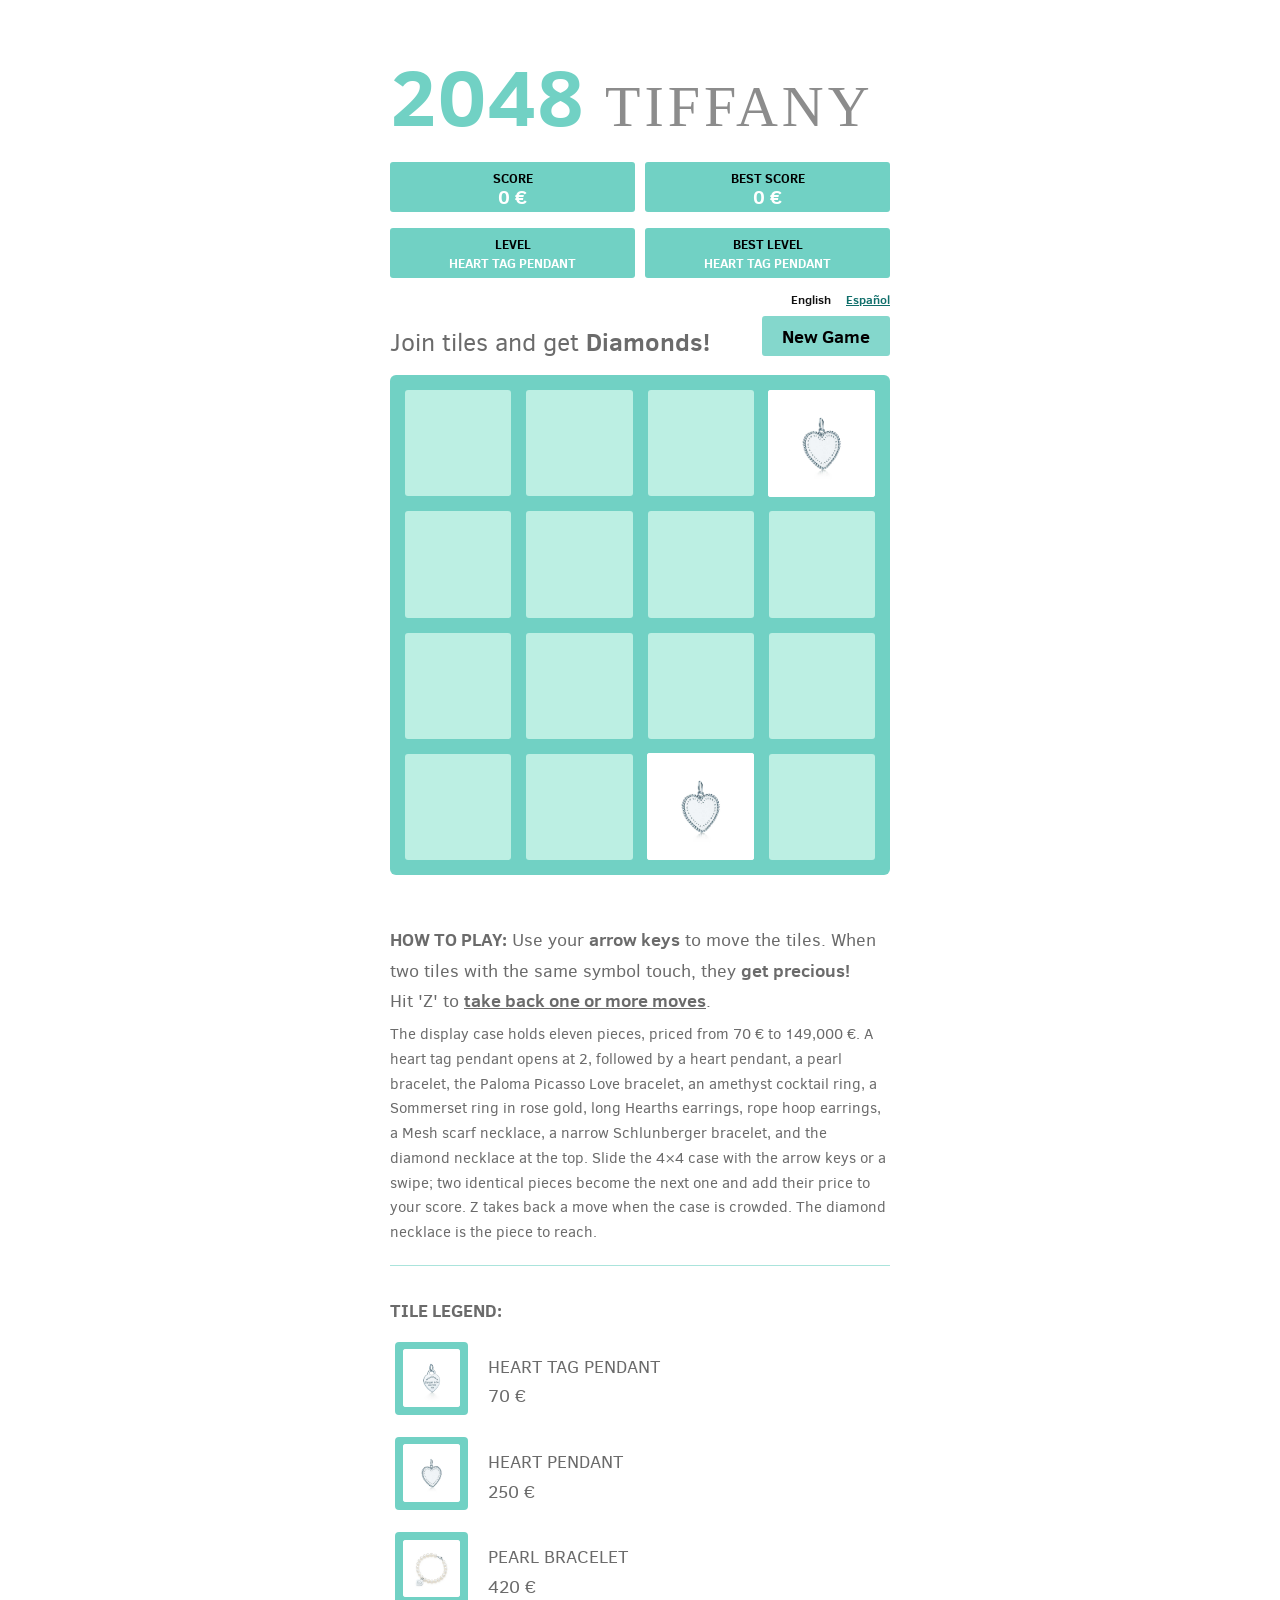
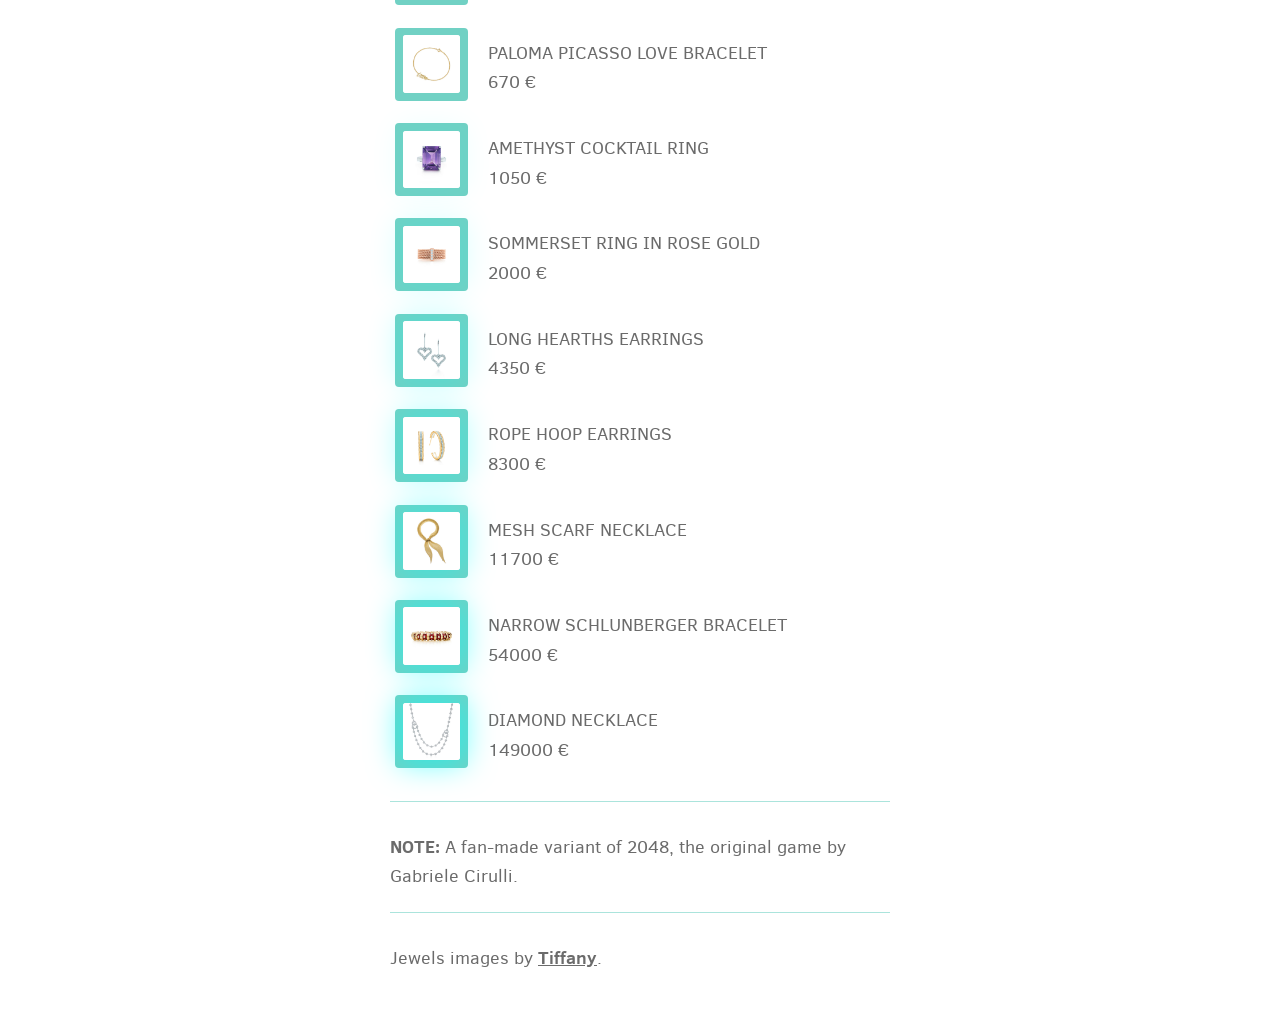
<file: index.html>
<!DOCTYPE html>
<html lang="en">
<head>
  <meta charset="utf-8">
  <title>2048 Tiffany — jewellery tile puzzle</title>
  <meta name="description" content="Play 2048 Tiffany: merge matching jewels, climb from a heart tag pendant to the diamond necklace, and undo a move when the board fills up.">

  <link rel="canonical" href="https://tile2048.github.io/2048-TIFFANY/">
  <link rel="alternate" hreflang="en" href="https://tile2048.github.io/2048-TIFFANY/">
  <link rel="alternate" hreflang="es" href="https://tile2048.github.io/2048-TIFFANY/es/">
  <link rel="alternate" hreflang="x-default" href="https://tile2048.github.io/2048-TIFFANY/">

  <meta property="og:type" content="website">
  <meta property="og:title" content="2048 Tiffany — jewellery tile puzzle">
  <meta property="og:description" content="Play 2048 Tiffany: merge matching jewels, climb from a heart tag pendant to the diamond necklace, and undo a move when the board fills up.">
  <meta property="og:url" content="https://tile2048.github.io/2048-TIFFANY/">
  <meta property="og:locale" content="en_US">
  <meta property="og:locale:alternate" content="es_ES">

  <link href="style/main.css" rel="stylesheet" type="text/css">
  <link rel="shortcut icon" href="favicon.ico">
  <link rel="apple-touch-icon" href="meta/apple-touch-icon.png">
  <meta name="apple-mobile-web-app-capable" content="yes">
  <meta name="apple-mobile-web-app-status-bar-style" content="black">

  <meta name="HandheldFriendly" content="True">
  <meta name="MobileOptimized" content="320">
  <meta name="viewport" content="width=device-width, target-densitydpi=160dpi, initial-scale=1.0, maximum-scale=1, user-scalable=no, minimal-ui">
  <meta name="format-detection" content="telephone=no" />

  <script type="application/ld+json">
  {
    "@context": "https://schema.org",
    "@type": "VideoGame",
    "name": "2048 Tiffany",
    "inLanguage": "en",
    "url": "https://tile2048.github.io/2048-TIFFANY/",
    "description": "A Tiffany jewellery version of the 2048 sliding tile puzzle: merge equal pieces to climb from a small pendant to the diamond necklace."
  }
  </script>
</head>
<body>
  <div class="container">

    <div class="heading">
      <div class="title-container">
        <h1 class="title">2048 <small>Tiffany</small></h1>
      </div>
      <div class="scores-container">
        <div class="score-container">
          <p>
            <span class="caption">Score</span><br>
            <span class="score-points">0</span>
          </p>
        </div>
        <div class="best-container">
          <p>
            <span class="caption">Best Score</span><br>
            <span class="best-points">0</span>
          </p>
        </div>
        <div class="score-container">
          <p>
            <span class="caption">Level</span><br>
            <span class="score-level">heart tag pendant</span>
          </p>
        </div>
        <div class="best-container">
          <p>
            <span class="caption">Best Level</span><br>
            <span class="best-level">heart tag pendant</span>
          </p>
        </div>
      </div>
    </div>

    <nav class="lang-links"><span>English</span> <a href="es/" hreflang="es" lang="es">Español</a></nav>

    <div class="above-game">
      <p class="game-intro">Join tiles and get <strong>Diamonds!</strong></p>
      <a class="restart-button">New Game</a>
    </div>

    <div class="game-container">
      <div class="game-message">
        <p></p>
        <div class="lower">
	        <a class="keep-playing-button">Continue</a>
          <a class="retry-button">Retry</a>
          <div class="score-sharing"></div>
        </div>
      </div>

      <div class="grid-container">
        <div class="grid-row">
          <div class="grid-cell"></div>
          <div class="grid-cell"></div>
          <div class="grid-cell"></div>
          <div class="grid-cell"></div>
        </div>
        <div class="grid-row">
          <div class="grid-cell"></div>
          <div class="grid-cell"></div>
          <div class="grid-cell"></div>
          <div class="grid-cell"></div>
        </div>
        <div class="grid-row">
          <div class="grid-cell"></div>
          <div class="grid-cell"></div>
          <div class="grid-cell"></div>
          <div class="grid-cell"></div>
        </div>
        <div class="grid-row">
          <div class="grid-cell"></div>
          <div class="grid-cell"></div>
          <div class="grid-cell"></div>
          <div class="grid-cell"></div>
        </div>
      </div>

      <div class="tile-container">

      </div>
    </div>

    <p class="game-explanation">
      <strong class="important">How to play:</strong> Use your <strong>arrow keys</strong> to move the tiles. When two tiles with the same symbol touch, they <strong>get precious!</strong><br>
      Hit 'Z' to <a href="#" onclick="handle_undo()">take back one or more moves</a>.
    </p>
    <p class="game-about">
      The display case holds eleven pieces, priced from 70 &euro; to 149,000 &euro;. A heart tag pendant opens at 2, followed by a heart pendant, a pearl bracelet, the Paloma Picasso Love bracelet, an amethyst cocktail ring, a Sommerset ring in rose gold, long Hearths earrings, rope hoop earrings, a Mesh scarf necklace, a narrow Schlunberger bracelet, and the diamond necklace at the top. Slide the 4×4 case with the arrow keys or a swipe; two identical pieces become the next one and add their price to your score. Z takes back a move when the case is crowded. The diamond necklace is the piece to reach.
    </p>
    <hr>
    <p class="tile-legend"><strong class="important">Tile Legend:</strong></p>
    <div class="legend-list">
      <div class="legend-row">
        <div class="legend-grid"><div class="legend-cell cell-2"><img src="style/img/2.jpg" alt="heart tag pendant"></div></div>
        <p>heart tag pendant<br>70 &euro;</p>
      </div>
      <div class="legend-row">
        <div class="legend-grid"><div class="legend-cell cell-4"><img src="style/img/4.jpg" alt="heart pendant"></div></div>
        <p>heart pendant<br>250 &euro;</p>
      </div>
      <div class="legend-row">
        <div class="legend-grid"><div class="legend-cell cell-8"><img src="style/img/8.jpg" alt="pearl bracelet"></div></div>
        <p>pearl bracelet<br>420 &euro;</p>
      </div>
      <div class="legend-row">
        <div class="legend-grid"><div class="legend-cell cell-16"><img src="style/img/16.jpg" alt="Paloma Picasso Love bracelet"></div></div>
        <p>Paloma Picasso Love bracelet<br>670 &euro;</p>
      </div>
      <div class="legend-row">
        <div class="legend-grid"><div class="legend-cell cell-32"><img src="style/img/32.jpg" alt="amethyst cocktail ring"></div></div>
        <p>amethyst cocktail ring<br>1050 &euro;</p>
      </div>
      <div class="legend-row">
        <div class="legend-grid"><div class="legend-cell cell-64"><img src="style/img/64.jpg" alt="Sommerset ring in rose gold"></div></div>
        <p>Sommerset ring in rose gold<br>2000 &euro;</p>
      </div>
      <div class="legend-row">
        <div class="legend-grid"><div class="legend-cell cell-128"><img src="style/img/128.jpg" alt="long Hearths earrings"></div></div>
        <p>long Hearths earrings<br>4350 &euro;</p>
      </div>
      <div class="legend-row">
        <div class="legend-grid"><div class="legend-cell cell-256"><img src="style/img/256.jpg" alt="rope hoop earrings"></div></div>
        <p>rope hoop earrings<br>8300 &euro;</p>
      </div>
      <div class="legend-row">
        <div class="legend-grid"><div class="legend-cell cell-512"><img src="style/img/512.jpg" alt="Mesh scarf necklace"></div></div>
        <p>Mesh scarf necklace<br>11700 &euro;</p>
      </div>
      <div class="legend-row">
        <div class="legend-grid"><div class="legend-cell cell-1024"><img src="style/img/1024.jpg" alt="narrow Schlunberger bracelet"></div></div>
        <p>narrow Schlunberger bracelet<br>54000 &euro;</p>
      </div>
      <div class="legend-row">
        <div class="legend-grid"><div class="legend-cell cell-2048"><img src="style/img/2048.jpg" alt="diamond necklace"></div></div>
        <p>diamond necklace<br>149000 &euro;</p>
      </div>
    </div>
    <hr>
    <p class="disclaimer">
    <strong class="important">Note:</strong> A fan-made variant of 2048, the original game by Gabriele Cirulli.
    </p>
    <hr>
    <p class="credits">
      Jewels images by <a href="http://www.tiffany.com/?siteid=1&amp;" title="Home | Tiffany & Co.">Tiffany</a>.
    </p>
  </div>
  <script src="js/seedrandom.js"></script>
  <script src="js/bind_polyfill.js"></script>
  <script src="js/classlist_polyfill.js"></script>
  <script src="js/animframe_polyfill.js"></script>
  <script>
    // Assets and sentences of this page. The Spanish page sets ../ and its own words.
    window.GAME_ROOT = "";

    // Text that only appears once a game is running, in the language of this page.
    // The pieces keep their Tiffany names, so both pages name them the same way.
    window.PAGE_STRINGS = {
      "game-won": "You win!",
      "game-over": "Game over!",
      "tweet1": "I scored ",
      "tweet2": "€ at 2048-TIFFANY #2048game",
      "2": "heart tag pendant",
      "4": "heart pendant",
      "8": "pearl bracelet",
      "16": "Paloma Picasso Love bracelet",
      "32": "amethyst cocktail ring",
      "64": "Sommerset ring in rose gold",
      "128": "long Hearths earrings",
      "256": "rope hoop earrings",
      "512": "Mesh scarf necklace",
      "1024": "narrow Schlunberger bracelet",
      "2048": "diamond necklace"
    };

    function Localize(key) {
      return window.PAGE_STRINGS.hasOwnProperty(String(key)) ? window.PAGE_STRINGS[String(key)] : String(key);
    }
  </script>
  <script src="js/keyboard_input_manager.js"></script>
  <script src="js/html_actuator.js"></script>
  <script src="js/grid.js"></script>
  <script src="js/tile.js"></script>
  <script src="js/local_storage_manager.js"></script>
  <script src="js/game_manager.js"></script>
  <script src="js/application.js"></script>
  <script>
    window.twttr = (function (d,s,id) {
      var t, js, fjs = d.getElementsByTagName(s)[0];
      if (d.getElementById(id)) return; js=d.createElement(s); js.id=id;
      js.src="https://platform.twitter.com/widgets.js"; fjs.parentNode.insertBefore(js, fjs);
      return window.twttr || (t = { _e: [], ready: function(f){ t._e.push(f) } });
    }(document, "script", "twitter-wjs"));
  </script>
  <script type='module' src='https://static.cloudflareinsights.com/beacon.min.js' data-cf-beacon='{"token": "ac91dead76b643889e88ca2612f285b2"}'></script>
</body>
</html>
</file>
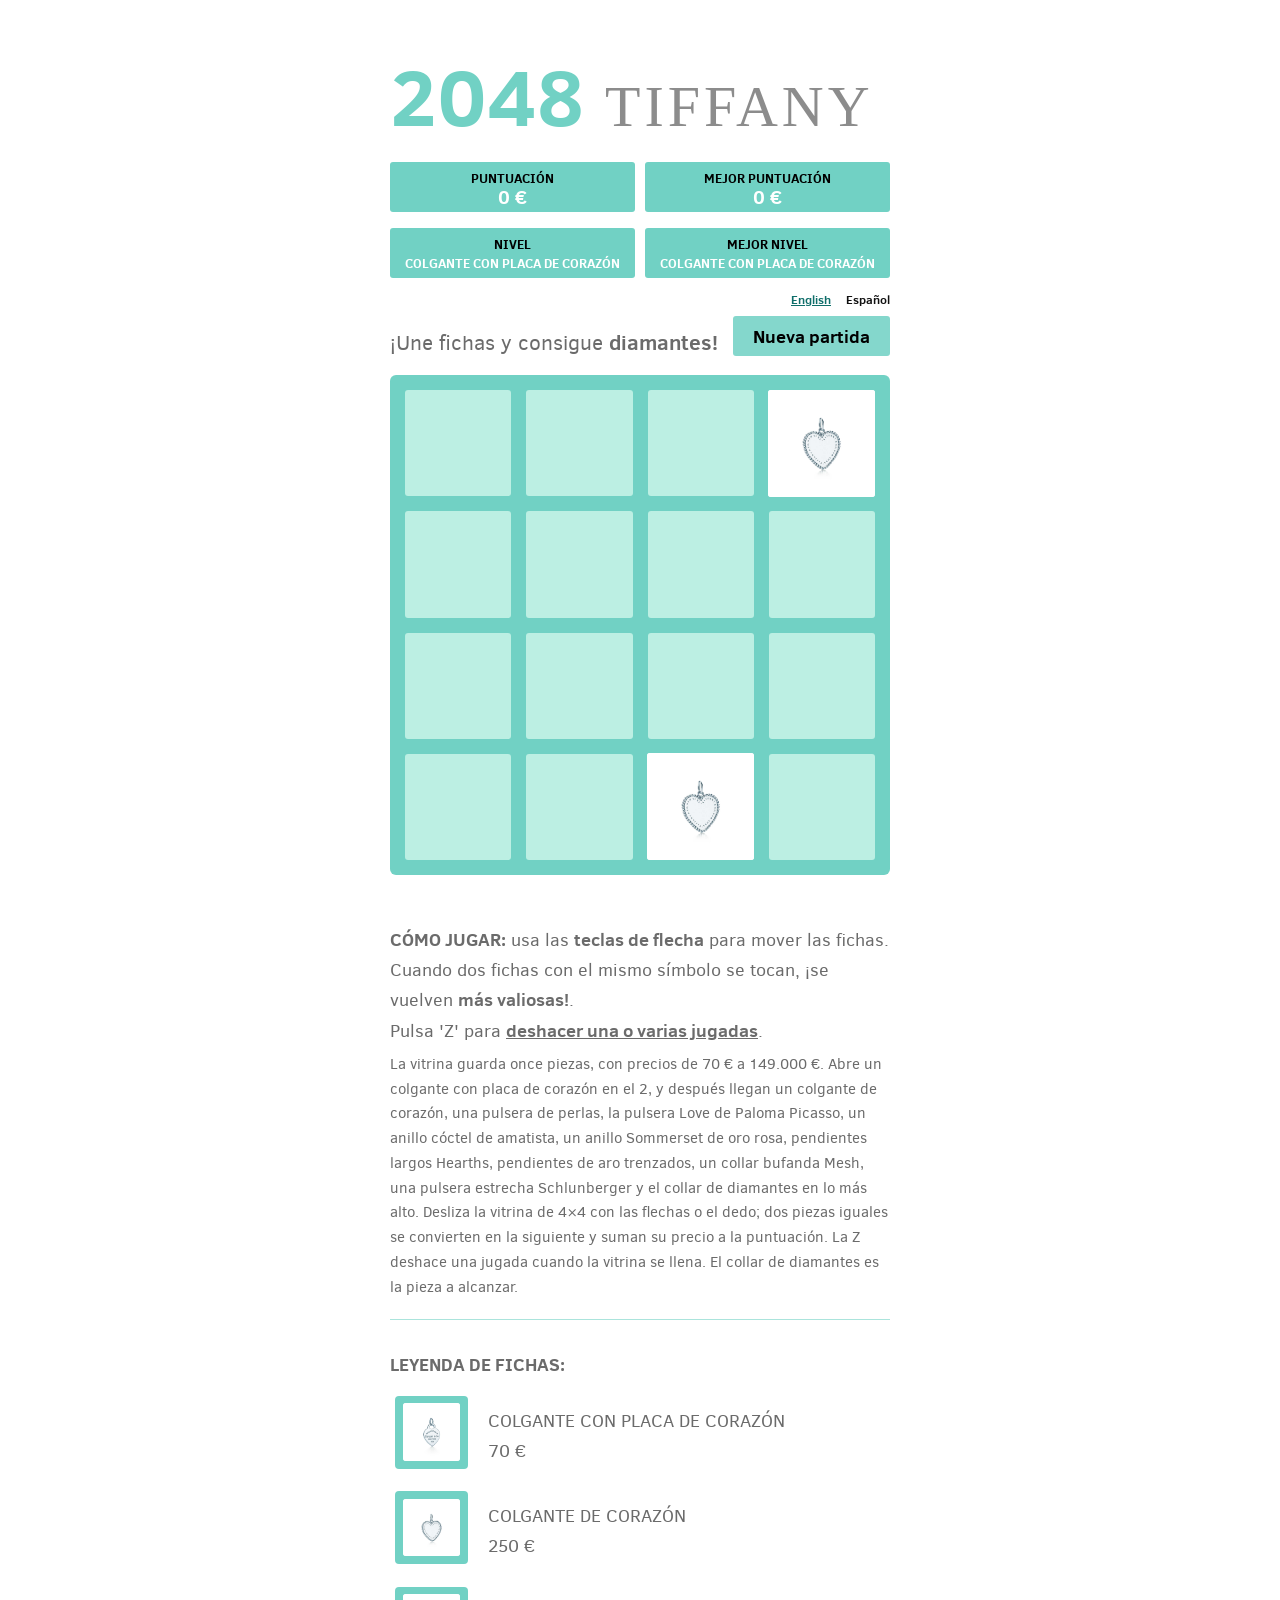
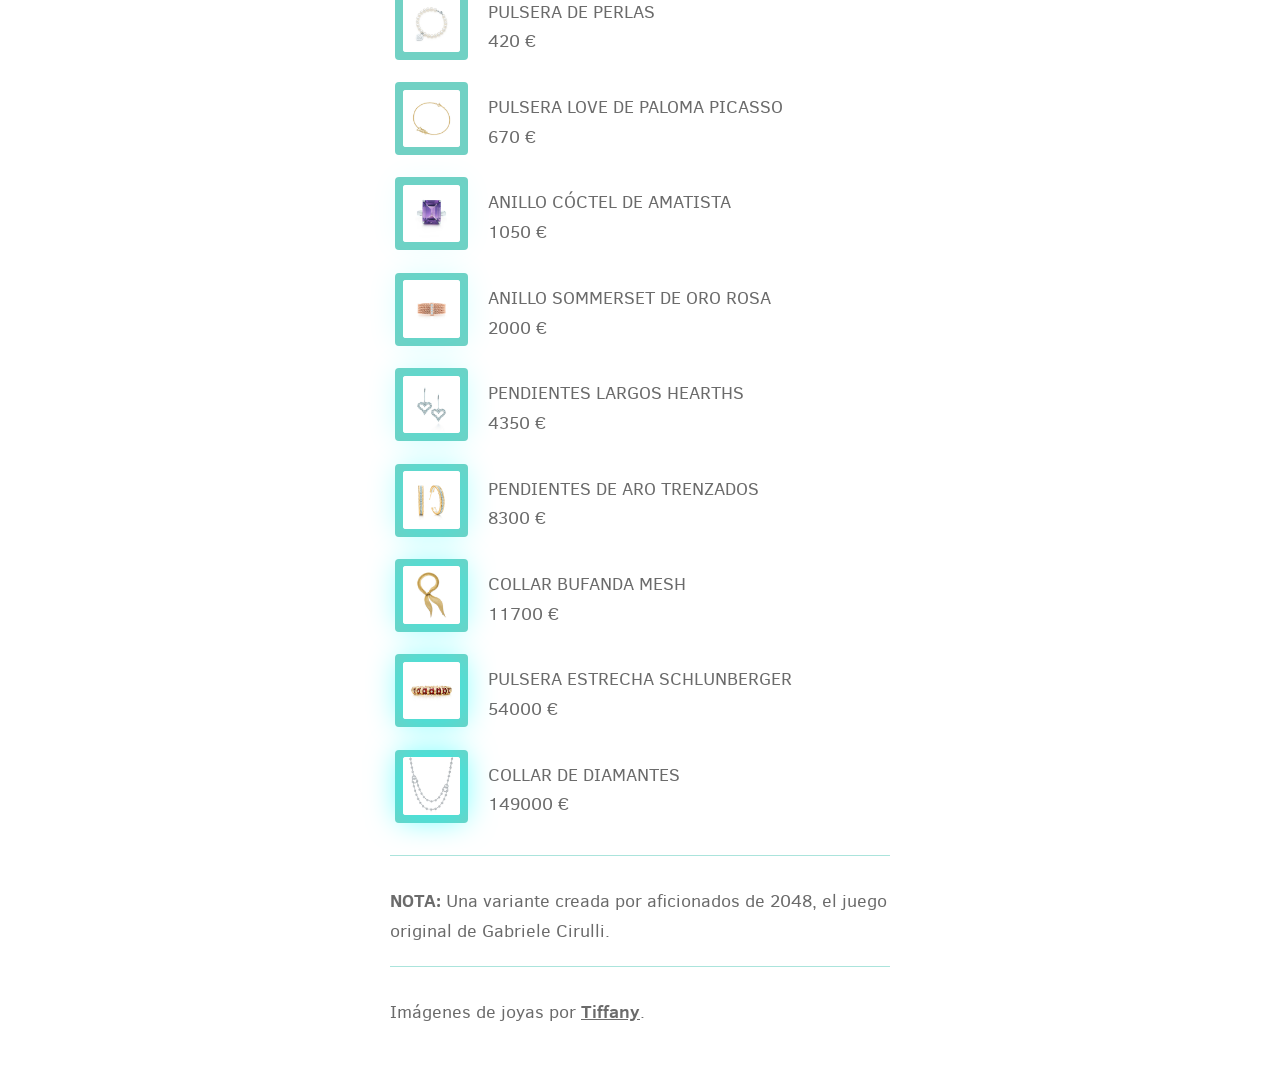
<file: es/index.html>
<!DOCTYPE html>
<html lang="es">
<head>
  <meta charset="utf-8">
  <title>2048 Tiffany — puzle de fichas de joyas</title>
  <meta name="description" content="Juega a 2048 Tiffany: une joyas iguales, sube del colgante de corazón al collar de diamantes y deshaz una jugada cuando el tablero se llene.">

  <link rel="canonical" href="https://tile2048.github.io/2048-TIFFANY/es/">
  <link rel="alternate" hreflang="en" href="https://tile2048.github.io/2048-TIFFANY/">
  <link rel="alternate" hreflang="es" href="https://tile2048.github.io/2048-TIFFANY/es/">
  <link rel="alternate" hreflang="x-default" href="https://tile2048.github.io/2048-TIFFANY/">

  <meta property="og:type" content="website">
  <meta property="og:title" content="2048 Tiffany — puzle de fichas de joyas">
  <meta property="og:description" content="Juega a 2048 Tiffany: une joyas iguales, sube del colgante de corazón al collar de diamantes y deshaz una jugada cuando el tablero se llene.">
  <meta property="og:url" content="https://tile2048.github.io/2048-TIFFANY/es/">
  <meta property="og:locale" content="es_ES">
  <meta property="og:locale:alternate" content="en_US">

  <link href="../style/main.css" rel="stylesheet" type="text/css">
  <link rel="shortcut icon" href="../favicon.ico">
  <link rel="apple-touch-icon" href="../meta/apple-touch-icon.png">
  <meta name="apple-mobile-web-app-capable" content="yes">
  <meta name="apple-mobile-web-app-status-bar-style" content="black">

  <meta name="HandheldFriendly" content="True">
  <meta name="MobileOptimized" content="320">
  <meta name="viewport" content="width=device-width, target-densitydpi=160dpi, initial-scale=1.0, maximum-scale=1, user-scalable=no, minimal-ui">
  <meta name="format-detection" content="telephone=no" />

  <script type="application/ld+json">
  {
    "@context": "https://schema.org",
    "@type": "VideoGame",
    "name": "2048 Tiffany",
    "inLanguage": "es",
    "url": "https://tile2048.github.io/2048-TIFFANY/es/",
    "description": "Versión joyera del puzle de fichas 2048: une piezas iguales para subir del pequeño colgante al collar de diamantes."
  }
  </script>
</head>
<body>
  <div class="container">

    <div class="heading">
      <div class="title-container">
        <h1 class="title">2048 <small>Tiffany</small></h1>
      </div>
      <div class="scores-container">
        <div class="score-container">
          <p>
            <span class="caption">Puntuación</span><br>
            <span class="score-points">0</span>
          </p>
        </div>
        <div class="best-container">
          <p>
            <span class="caption">Mejor puntuación</span><br>
            <span class="best-points">0</span>
          </p>
        </div>
        <div class="score-container">
          <p>
            <span class="caption">Nivel</span><br>
            <span class="score-level">colgante con placa de corazón</span>
          </p>
        </div>
        <div class="best-container">
          <p>
            <span class="caption">Mejor nivel</span><br>
            <span class="best-level">colgante con placa de corazón</span>
          </p>
        </div>
      </div>
    </div>

    <nav class="lang-links"><a href="../" hreflang="en" lang="en">English</a> <span>Español</span></nav>

    <div class="above-game">
      <p class="game-intro">¡Une fichas y consigue <strong>diamantes!</strong></p>
      <a class="restart-button">Nueva partida</a>
    </div>

    <div class="game-container">
      <div class="game-message">
        <p></p>
        <div class="lower">
	        <a class="keep-playing-button">Continuar</a>
          <a class="retry-button">Reintentar</a>
          <div class="score-sharing"></div>
        </div>
      </div>

      <div class="grid-container">
        <div class="grid-row">
          <div class="grid-cell"></div>
          <div class="grid-cell"></div>
          <div class="grid-cell"></div>
          <div class="grid-cell"></div>
        </div>
        <div class="grid-row">
          <div class="grid-cell"></div>
          <div class="grid-cell"></div>
          <div class="grid-cell"></div>
          <div class="grid-cell"></div>
        </div>
        <div class="grid-row">
          <div class="grid-cell"></div>
          <div class="grid-cell"></div>
          <div class="grid-cell"></div>
          <div class="grid-cell"></div>
        </div>
        <div class="grid-row">
          <div class="grid-cell"></div>
          <div class="grid-cell"></div>
          <div class="grid-cell"></div>
          <div class="grid-cell"></div>
        </div>
      </div>

      <div class="tile-container">

      </div>
    </div>

    <p class="game-explanation">
      <strong class="important">Cómo jugar:</strong> usa las <strong>teclas de flecha</strong> para mover las fichas. Cuando dos fichas con el mismo símbolo se tocan, ¡se vuelven <strong>más valiosas!</strong>.<br>
      Pulsa 'Z' para <a href="#" onclick="handle_undo()">deshacer una o varias jugadas</a>.
    </p>
    <p class="game-about">
      La vitrina guarda once piezas, con precios de 70 &euro; a 149.000 &euro;. Abre un colgante con placa de corazón en el 2, y después llegan un colgante de corazón, una pulsera de perlas, la pulsera Love de Paloma Picasso, un anillo cóctel de amatista, un anillo Sommerset de oro rosa, pendientes largos Hearths, pendientes de aro trenzados, un collar bufanda Mesh, una pulsera estrecha Schlunberger y el collar de diamantes en lo más alto. Desliza la vitrina de 4×4 con las flechas o el dedo; dos piezas iguales se convierten en la siguiente y suman su precio a la puntuación. La Z deshace una jugada cuando la vitrina se llena. El collar de diamantes es la pieza a alcanzar.
    </p>
    <hr>
    <p class="tile-legend"><strong class="important">Leyenda de fichas:</strong></p>
    <div class="legend-list">
      <div class="legend-row">
        <div class="legend-grid"><div class="legend-cell cell-2"><img src="../style/img/2.jpg" alt="colgante con placa de corazón"></div></div>
        <p>colgante con placa de corazón<br>70 &euro;</p>
      </div>
      <div class="legend-row">
        <div class="legend-grid"><div class="legend-cell cell-4"><img src="../style/img/4.jpg" alt="colgante de corazón"></div></div>
        <p>colgante de corazón<br>250 &euro;</p>
      </div>
      <div class="legend-row">
        <div class="legend-grid"><div class="legend-cell cell-8"><img src="../style/img/8.jpg" alt="pulsera de perlas"></div></div>
        <p>pulsera de perlas<br>420 &euro;</p>
      </div>
      <div class="legend-row">
        <div class="legend-grid"><div class="legend-cell cell-16"><img src="../style/img/16.jpg" alt="pulsera Love de Paloma Picasso"></div></div>
        <p>pulsera Love de Paloma Picasso<br>670 &euro;</p>
      </div>
      <div class="legend-row">
        <div class="legend-grid"><div class="legend-cell cell-32"><img src="../style/img/32.jpg" alt="anillo cóctel de amatista"></div></div>
        <p>anillo cóctel de amatista<br>1050 &euro;</p>
      </div>
      <div class="legend-row">
        <div class="legend-grid"><div class="legend-cell cell-64"><img src="../style/img/64.jpg" alt="anillo Sommerset de oro rosa"></div></div>
        <p>anillo Sommerset de oro rosa<br>2000 &euro;</p>
      </div>
      <div class="legend-row">
        <div class="legend-grid"><div class="legend-cell cell-128"><img src="../style/img/128.jpg" alt="pendientes largos Hearths"></div></div>
        <p>pendientes largos Hearths<br>4350 &euro;</p>
      </div>
      <div class="legend-row">
        <div class="legend-grid"><div class="legend-cell cell-256"><img src="../style/img/256.jpg" alt="pendientes de aro trenzados"></div></div>
        <p>pendientes de aro trenzados<br>8300 &euro;</p>
      </div>
      <div class="legend-row">
        <div class="legend-grid"><div class="legend-cell cell-512"><img src="../style/img/512.jpg" alt="collar bufanda Mesh"></div></div>
        <p>collar bufanda Mesh<br>11700 &euro;</p>
      </div>
      <div class="legend-row">
        <div class="legend-grid"><div class="legend-cell cell-1024"><img src="../style/img/1024.jpg" alt="pulsera estrecha Schlunberger"></div></div>
        <p>pulsera estrecha Schlunberger<br>54000 &euro;</p>
      </div>
      <div class="legend-row">
        <div class="legend-grid"><div class="legend-cell cell-2048"><img src="../style/img/2048.jpg" alt="collar de diamantes"></div></div>
        <p>collar de diamantes<br>149000 &euro;</p>
      </div>
    </div>
    <hr>
    <p class="disclaimer">
    <strong class="important">Nota:</strong> Una variante creada por aficionados de 2048, el juego original de Gabriele Cirulli.
    </p>
    <hr>
    <p class="credits">
      Imágenes de joyas por <a href="http://www.tiffany.com/?siteid=1&amp;" title="Home | Tiffany &amp; Co.">Tiffany</a>.
    </p>
  </div>
  <script src="../js/seedrandom.js"></script>
  <script src="../js/bind_polyfill.js"></script>
  <script src="../js/classlist_polyfill.js"></script>
  <script src="../js/animframe_polyfill.js"></script>
  <script>
    // Assets and sentences of this page. The English page sits at the repo root.
    window.GAME_ROOT = "../";

    // Text that only appears once a game is running, in the language of this page.
    // The pieces keep their Tiffany names, so both pages name them the same way.
    window.PAGE_STRINGS = {
      "game-won": "¡Ganaste!",
      "game-over": "¡Fin del juego!",
      "tweet1": "Conseguí ",
      "tweet2": "€ en 2048-TIFFANY #2048game",
      "2": "colgante con placa de corazón",
      "4": "colgante de corazón",
      "8": "pulsera de perlas",
      "16": "pulsera Love de Paloma Picasso",
      "32": "anillo cóctel de amatista",
      "64": "anillo Sommerset de oro rosa",
      "128": "pendientes largos Hearths",
      "256": "pendientes de aro trenzados",
      "512": "collar bufanda Mesh",
      "1024": "pulsera estrecha Schlunberger",
      "2048": "collar de diamantes"
    };

    function Localize(key) {
      return window.PAGE_STRINGS.hasOwnProperty(String(key)) ? window.PAGE_STRINGS[String(key)] : String(key);
    }
  </script>
  <script src="../js/keyboard_input_manager.js"></script>
  <script src="../js/html_actuator.js"></script>
  <script src="../js/grid.js"></script>
  <script src="../js/tile.js"></script>
  <script src="../js/local_storage_manager.js"></script>
  <script src="../js/game_manager.js"></script>
  <script src="../js/application.js"></script>
  <script>
    window.twttr = (function (d,s,id) {
      var t, js, fjs = d.getElementsByTagName(s)[0];
      if (d.getElementById(id)) return; js=d.createElement(s); js.id=id;
      js.src="https://platform.twitter.com/widgets.js"; fjs.parentNode.insertBefore(js, fjs);
      return window.twttr || (t = { _e: [], ready: function(f){ t._e.push(f) } });
    }(document, "script", "twitter-wjs"));
  </script>
  <script type='module' src='https://static.cloudflareinsights.com/beacon.min.js' data-cf-beacon='{"token": "ac91dead76b643889e88ca2612f285b2"}'></script>
</body>
</html>
</file>
<file: style/main.css>
@import url(fonts/clear-sans.css);
/* $tile-gold-glow-color: lighten($tile-gold-color, 15%); */
html, body {
  margin: 0;
  padding: 0;
  background-color: #fff;
  color: #6b6b6b;
  font-family: "Clear Sans", "Helvetica Neue", Arial, sans-serif;
  font-size: 18px; }

body {
  padding: 40px 0; }

.heading:after {
  content: "";
  display: block;
  clear: both; }

h1.title {
  font-size: 80px;
  font-weight: bold;
  margin: 0;
  display: block;
  text-align: center;
  color: #71d1c4; }
  h1.title small {
    font-family: Georgia, "Times New Roman", serif;
    font-size: 58px;
    font-weight: normal;
    letter-spacing: 4px;
    text-transform: uppercase;
    color: #8c8c8c;
    margin-left: 2px; }

.title-container {
  position: relative;
  display: inline-block;
  padding-bottom: 10px; }

@-webkit-keyframes move-up {
  0% {
    top: 25px;
    opacity: 1; }

  100% {
    top: -50px;
    opacity: 0; } }
@-moz-keyframes move-up {
  0% {
    top: 25px;
    opacity: 1; }

  100% {
    top: -50px;
    opacity: 0; } }
@keyframes move-up {
  0% {
    top: 25px;
    opacity: 1; }

  100% {
    top: -50px;
    opacity: 0; } }
.scores-container {
  text-align: center; }

p {
  margin-top: 5px;
  margin-bottom: 5px;
  line-height: 1.65; }

.score-container, .best-container {
  position: relative;
  display: inline-block;
  background: #71d1c4;
  padding: 0px;
  font-size: 19px;
  text-transform: uppercase;
  font-weight: bold;
  border-radius: 3px;
  color: white;
  margin-top: 0px;
  margin-bottom: 16px;
  text-align: center;
  width: 49%;
  float: left; }
  .score-container .score-level, .score-container .best-level, .best-container .score-level, .best-container .best-level {
    display: block;
    font-size: 13px; }
  .score-container p, .best-container p {
    line-height: 19px; }
  .score-container .caption, .best-container .caption {
    font-size: 13px;
    color: black; }
  .score-container .score-addition, .best-container .score-addition {
    position: absolute;
    top: 37px;
    width: 100%;
    font-size: inherit;
    line-height: 19px;
    font-weight: bold;
    color: rgba(107, 107, 107, 0.9);
    z-index: 100;
    -webkit-animation: move-up 600ms ease-in;
    -moz-animation: move-up 600ms ease-in;
    animation: move-up 600ms ease-in;
    -webkit-animation-fill-mode: both;
    -moz-animation-fill-mode: both;
    animation-fill-mode: both; }

.best-container {
  float: right; }

a {
  color: #6b6b6b;
  font-weight: bold;
  text-decoration: underline;
  cursor: pointer; }

strong.important {
  text-transform: uppercase; }

hr {
  border: none;
  border-bottom: 1px solid #abe4dc;
  margin-top: 20px;
  margin-bottom: 30px; }

.container {
  width: 500px;
  margin: 0 auto; }

@-webkit-keyframes fade-in {
  0% {
    opacity: 0; }

  100% {
    opacity: 1; } }
@-moz-keyframes fade-in {
  0% {
    opacity: 0; }

  100% {
    opacity: 1; } }
@keyframes fade-in {
  0% {
    opacity: 0; }

  100% {
    opacity: 1; } }
.game-container {
  margin-top: 11px;
  position: relative;
  padding: 15px;
  cursor: default;
  -webkit-touch-callout: none;
  -ms-touch-callout: none;
  -webkit-user-select: none;
  -moz-user-select: none;
  -ms-user-select: none;
  -ms-touch-action: none;
  touch-action: none;
  background: #71d1c4;
  border-radius: 6px;
  width: 500px;
  height: 500px;
  -webkit-box-sizing: border-box;
  -moz-box-sizing: border-box;
  box-sizing: border-box; }
  .game-container .game-message {
    display: none;
    position: absolute;
    top: 0;
    right: 0;
    bottom: 0;
    left: 0;
    background: rgba(188, 239, 227, 0.7);
    z-index: 100;
    text-align: center;
    -webkit-animation: fade-in 800ms ease 1200ms;
    -moz-animation: fade-in 800ms ease 1200ms;
    animation: fade-in 800ms ease 1200ms;
    -webkit-animation-fill-mode: both;
    -moz-animation-fill-mode: both;
    animation-fill-mode: both; }
    .game-container .game-message p {
      font-size: 60px;
      font-weight: bold;
      height: 60px;
      line-height: 60px;
      margin-top: 222px; }
    .game-container .game-message .lower {
      display: block;
      margin-top: 59px; }
    .game-container .game-message a {
      display: inline-block;
      background: #84d7cc;
      border-radius: 3px;
      padding: 0 20px;
      text-decoration: none;
      color: black;
      height: 40px;
      line-height: 42px;
      margin-left: 9px; }
      .game-container .game-message a.keep-playing-button {
        display: none; }
    .game-container .game-message .score-sharing {
      display: inline-block;
      vertical-align: middle;
      margin-left: 10px; }
    .game-container .game-message.game-won {
      background: rgba(0, 204, 255, 0.5);
      color: white; }
      .game-container .game-message.game-won a.keep-playing-button {
        display: inline-block; }
    .game-container .game-message.game-won, .game-container .game-message.game-over {
      display: block; }

.grid-container {
  position: absolute;
  z-index: 1; }

.grid-row {
  margin-bottom: 15px; }
  .grid-row:last-child {
    margin-bottom: 0; }
  .grid-row:after {
    content: "";
    display: block;
    clear: both; }

.grid-cell {
  width: 106.25px;
  height: 106.25px;
  margin-right: 15px;
  float: left;
  border-radius: 3px;
  background: #bcefe3; }
  .grid-cell:last-child {
    margin-right: 0; }

.tile-container {
  position: absolute;
  z-index: 2; }

.tile, .tile .tile-inner {
  width: 107px;
  height: 107px;
  line-height: 116.25px; }
.tile.tile-position-1-1 {
  -webkit-transform: translate(0px, 0px);
  -moz-transform: translate(0px, 0px);
  transform: translate(0px, 0px); }
.tile.tile-position-1-2 {
  -webkit-transform: translate(0px, 121px);
  -moz-transform: translate(0px, 121px);
  transform: translate(0px, 121px); }
.tile.tile-position-1-3 {
  -webkit-transform: translate(0px, 242px);
  -moz-transform: translate(0px, 242px);
  transform: translate(0px, 242px); }
.tile.tile-position-1-4 {
  -webkit-transform: translate(0px, 363px);
  -moz-transform: translate(0px, 363px);
  transform: translate(0px, 363px); }
.tile.tile-position-2-1 {
  -webkit-transform: translate(121px, 0px);
  -moz-transform: translate(121px, 0px);
  transform: translate(121px, 0px); }
.tile.tile-position-2-2 {
  -webkit-transform: translate(121px, 121px);
  -moz-transform: translate(121px, 121px);
  transform: translate(121px, 121px); }
.tile.tile-position-2-3 {
  -webkit-transform: translate(121px, 242px);
  -moz-transform: translate(121px, 242px);
  transform: translate(121px, 242px); }
.tile.tile-position-2-4 {
  -webkit-transform: translate(121px, 363px);
  -moz-transform: translate(121px, 363px);
  transform: translate(121px, 363px); }
.tile.tile-position-3-1 {
  -webkit-transform: translate(242px, 0px);
  -moz-transform: translate(242px, 0px);
  transform: translate(242px, 0px); }
.tile.tile-position-3-2 {
  -webkit-transform: translate(242px, 121px);
  -moz-transform: translate(242px, 121px);
  transform: translate(242px, 121px); }
.tile.tile-position-3-3 {
  -webkit-transform: translate(242px, 242px);
  -moz-transform: translate(242px, 242px);
  transform: translate(242px, 242px); }
.tile.tile-position-3-4 {
  -webkit-transform: translate(242px, 363px);
  -moz-transform: translate(242px, 363px);
  transform: translate(242px, 363px); }
.tile.tile-position-4-1 {
  -webkit-transform: translate(363px, 0px);
  -moz-transform: translate(363px, 0px);
  transform: translate(363px, 0px); }
.tile.tile-position-4-2 {
  -webkit-transform: translate(363px, 121px);
  -moz-transform: translate(363px, 121px);
  transform: translate(363px, 121px); }
.tile.tile-position-4-3 {
  -webkit-transform: translate(363px, 242px);
  -moz-transform: translate(363px, 242px);
  transform: translate(363px, 242px); }
.tile.tile-position-4-4 {
  -webkit-transform: translate(363px, 363px);
  -moz-transform: translate(363px, 363px);
  transform: translate(363px, 363px); }

.tile {
  position: absolute;
  -webkit-transition: 100ms ease-in-out;
  -moz-transition: 100ms ease-in-out;
  transition: 100ms ease-in-out;
  -webkit-transition-property: -webkit-transform;
  -moz-transition-property: -moz-transform;
  transition-property: transform; }
  .tile .tile-inner {
    border-radius: 3px;
    background: #bcefe3;
    text-align: center;
    font-weight: bold;
    z-index: 10;
    font-size: 55px; }
    .tile .tile-inner img {
      border-radius: 3px;
      width: 100%;
      height: 100%; }
  .tile.tile-2 .tile-inner {
    background: white;
    box-shadow: 0 0 30px 10px rgba(0, 255, 255, 0), inset 0 0 0 1px rgba(255, 255, 255, 0); }
  .tile.tile-4 .tile-inner {
    background: white;
    box-shadow: 0 0 30px 10px rgba(0, 255, 255, 0), inset 0 0 0 1px rgba(255, 255, 255, 0); }
  .tile.tile-8 .tile-inner {
    color: white;
    background: white;
    box-shadow: 0 0 30px 10px rgba(0, 255, 255, 0), inset 0 0 0 1px rgba(255, 255, 255, 0); }
  .tile.tile-16 .tile-inner {
    color: white;
    background: white;
    box-shadow: 0 0 30px 10px rgba(0, 255, 255, 0), inset 0 0 0 1px rgba(255, 255, 255, 0); }
  .tile.tile-32 .tile-inner {
    color: white;
    background: white;
    box-shadow: 0 0 30px 10px rgba(0, 255, 255, 0.07937), inset 0 0 0 1px rgba(255, 255, 255, 0.04762); }
  .tile.tile-64 .tile-inner {
    color: white;
    background: white;
    box-shadow: 0 0 30px 10px rgba(0, 255, 255, 0.15873), inset 0 0 0 1px rgba(255, 255, 255, 0.09524); }
  .tile.tile-128 .tile-inner {
    color: white;
    background: white;
    box-shadow: 0 0 30px 10px rgba(0, 255, 255, 0.2381), inset 0 0 0 1px rgba(255, 255, 255, 0.14286);
    font-size: 45px; }
    @media screen and (max-width: 520px) {
      .tile.tile-128 .tile-inner {
        font-size: 25px; } }
  .tile.tile-256 .tile-inner {
    color: white;
    background: white;
    box-shadow: 0 0 30px 10px rgba(0, 255, 255, 0.31746), inset 0 0 0 1px rgba(255, 255, 255, 0.19048);
    font-size: 45px; }
    @media screen and (max-width: 520px) {
      .tile.tile-256 .tile-inner {
        font-size: 25px; } }
  .tile.tile-512 .tile-inner {
    color: white;
    background: white;
    box-shadow: 0 0 30px 10px rgba(0, 255, 255, 0.39683), inset 0 0 0 1px rgba(255, 255, 255, 0.2381);
    font-size: 45px; }
    @media screen and (max-width: 520px) {
      .tile.tile-512 .tile-inner {
        font-size: 25px; } }
  .tile.tile-1024 .tile-inner {
    color: white;
    background: white;
    box-shadow: 0 0 30px 10px rgba(0, 255, 255, 0.47619), inset 0 0 0 1px rgba(255, 255, 255, 0.28571);
    font-size: 35px; }
    @media screen and (max-width: 520px) {
      .tile.tile-1024 .tile-inner {
        font-size: 15px; } }
  .tile.tile-2048 .tile-inner {
    color: white;
    background: white;
    box-shadow: 0 0 30px 10px rgba(0, 255, 255, 0.55556), inset 0 0 0 1px rgba(255, 255, 255, 0.33333);
    font-size: 35px; }
    @media screen and (max-width: 520px) {
      .tile.tile-2048 .tile-inner {
        font-size: 15px; } }
  .tile.tile-super .tile-inner {
    color: white;
    background: #303a3d;
    font-size: 30px; }
    @media screen and (max-width: 520px) {
      .tile.tile-super .tile-inner {
        font-size: 10px; } }

@-webkit-keyframes appear {
  0% {
    opacity: 0;
    -webkit-transform: scale(0);
    -moz-transform: scale(0);
    transform: scale(0); }

  100% {
    opacity: 1;
    -webkit-transform: scale(1);
    -moz-transform: scale(1);
    transform: scale(1); } }
@-moz-keyframes appear {
  0% {
    opacity: 0;
    -webkit-transform: scale(0);
    -moz-transform: scale(0);
    transform: scale(0); }

  100% {
    opacity: 1;
    -webkit-transform: scale(1);
    -moz-transform: scale(1);
    transform: scale(1); } }
@keyframes appear {
  0% {
    opacity: 0;
    -webkit-transform: scale(0);
    -moz-transform: scale(0);
    transform: scale(0); }

  100% {
    opacity: 1;
    -webkit-transform: scale(1);
    -moz-transform: scale(1);
    transform: scale(1); } }
.tile-new .tile-inner {
  -webkit-animation: appear 200ms ease 100ms;
  -moz-animation: appear 200ms ease 100ms;
  animation: appear 200ms ease 100ms;
  -webkit-animation-fill-mode: backwards;
  -moz-animation-fill-mode: backwards;
  animation-fill-mode: backwards; }

@-webkit-keyframes pop {
  0% {
    -webkit-transform: scale(0);
    -moz-transform: scale(0);
    transform: scale(0); }

  50% {
    -webkit-transform: scale(1.2);
    -moz-transform: scale(1.2);
    transform: scale(1.2); }

  100% {
    -webkit-transform: scale(1);
    -moz-transform: scale(1);
    transform: scale(1); } }
@-moz-keyframes pop {
  0% {
    -webkit-transform: scale(0);
    -moz-transform: scale(0);
    transform: scale(0); }

  50% {
    -webkit-transform: scale(1.2);
    -moz-transform: scale(1.2);
    transform: scale(1.2); }

  100% {
    -webkit-transform: scale(1);
    -moz-transform: scale(1);
    transform: scale(1); } }
@keyframes pop {
  0% {
    -webkit-transform: scale(0);
    -moz-transform: scale(0);
    transform: scale(0); }

  50% {
    -webkit-transform: scale(1.2);
    -moz-transform: scale(1.2);
    transform: scale(1.2); }

  100% {
    -webkit-transform: scale(1);
    -moz-transform: scale(1);
    transform: scale(1); } }
.tile-merged .tile-inner {
  z-index: 20;
  -webkit-animation: pop 200ms ease 100ms;
  -moz-animation: pop 200ms ease 100ms;
  animation: pop 200ms ease 100ms;
  -webkit-animation-fill-mode: backwards;
  -moz-animation-fill-mode: backwards;
  animation-fill-mode: backwards; }

.above-game:after {
  content: "";
  display: block;
  clear: both; }

.game-intro {
  float: left;
  font-size: 25px;
  line-height: 42px;
  margin-bottom: 0;
  margin-top: 5px; }

.restart-button {
  display: inline-block;
  background: #84d7cc;
  border-radius: 3px;
  padding: 0 20px;
  text-decoration: none;
  color: black;
  height: 40px;
  line-height: 42px;
  display: block;
  text-align: center;
  float: right; }

.game-explanation {
  margin-top: 50px; }

@media screen and (max-width: 520px) {
  html, body {
    font-size: 15px; }

  body {
    margin: 20px 0;
    padding: 0 20px; }

  h1.title {
    font-size: 27px;
    margin-top: 15px; }
    h1.title small {
      font-size: 22px;
      letter-spacing: 2px;
      margin-left: 1px; }

  .container {
    width: 280px;
    margin: 0 auto; }

  .score-container, .best-container {
    margin-top: 0;
    padding: 0px 0px;
    min-width: 40px; }

  .heading {
    margin-bottom: 10px; }

  .game-intro {
    width: 55%;
    display: block;
    box-sizing: border-box;
    line-height: 1.65;
    font-size: 16px;
    margin-top: 0px; }

  .restart-button, .retry-button {
    width: 42%;
    padding: 0;
    display: block;
    box-sizing: border-box;
    margin-top: 2px; }

  .game-container {
    margin-top: 17px;
    position: relative;
    padding: 10px;
    cursor: default;
    -webkit-touch-callout: none;
    -ms-touch-callout: none;
    -webkit-user-select: none;
    -moz-user-select: none;
    -ms-user-select: none;
    -ms-touch-action: none;
    touch-action: none;
    background: #71d1c4;
    border-radius: 6px;
    width: 280px;
    height: 280px;
    -webkit-box-sizing: border-box;
    -moz-box-sizing: border-box;
    box-sizing: border-box; }
    .game-container .game-message {
      display: none;
      position: absolute;
      top: 0;
      right: 0;
      bottom: 0;
      left: 0;
      background: rgba(188, 239, 227, 0.7);
      z-index: 100;
      text-align: center;
      -webkit-animation: fade-in 800ms ease 1200ms;
      -moz-animation: fade-in 800ms ease 1200ms;
      animation: fade-in 800ms ease 1200ms;
      -webkit-animation-fill-mode: both;
      -moz-animation-fill-mode: both;
      animation-fill-mode: both; }
      .game-container .game-message p {
        font-size: 60px;
        font-weight: bold;
        height: 60px;
        line-height: 60px;
        margin-top: 222px; }
      .game-container .game-message .lower {
        display: block;
        margin-top: 59px; }
      .game-container .game-message a {
        display: inline-block;
        background: #84d7cc;
        border-radius: 3px;
        padding: 0 20px;
        text-decoration: none;
        color: black;
        height: 40px;
        line-height: 42px;
        margin-left: 9px; }
        .game-container .game-message a.keep-playing-button {
          display: none; }
      .game-container .game-message .score-sharing {
        display: inline-block;
        vertical-align: middle;
        margin-left: 10px; }
      .game-container .game-message.game-won {
        background: rgba(0, 204, 255, 0.5);
        color: white; }
        .game-container .game-message.game-won a.keep-playing-button {
          display: inline-block; }
      .game-container .game-message.game-won, .game-container .game-message.game-over {
        display: block; }

  .grid-container {
    position: absolute;
    z-index: 1; }

  .grid-row {
    margin-bottom: 10px; }
    .grid-row:last-child {
      margin-bottom: 0; }
    .grid-row:after {
      content: "";
      display: block;
      clear: both; }

  .grid-cell {
    width: 57.5px;
    height: 57.5px;
    margin-right: 10px;
    float: left;
    border-radius: 3px;
    background: #bcefe3; }
    .grid-cell:last-child {
      margin-right: 0; }

  .tile-container {
    position: absolute;
    z-index: 2; }

  .tile, .tile .tile-inner {
    width: 58px;
    height: 58px;
    line-height: 67.5px; }
  .tile.tile-position-1-1 {
    -webkit-transform: translate(0px, 0px);
    -moz-transform: translate(0px, 0px);
    transform: translate(0px, 0px); }
  .tile.tile-position-1-2 {
    -webkit-transform: translate(0px, 67px);
    -moz-transform: translate(0px, 67px);
    transform: translate(0px, 67px); }
  .tile.tile-position-1-3 {
    -webkit-transform: translate(0px, 135px);
    -moz-transform: translate(0px, 135px);
    transform: translate(0px, 135px); }
  .tile.tile-position-1-4 {
    -webkit-transform: translate(0px, 202px);
    -moz-transform: translate(0px, 202px);
    transform: translate(0px, 202px); }
  .tile.tile-position-2-1 {
    -webkit-transform: translate(67px, 0px);
    -moz-transform: translate(67px, 0px);
    transform: translate(67px, 0px); }
  .tile.tile-position-2-2 {
    -webkit-transform: translate(67px, 67px);
    -moz-transform: translate(67px, 67px);
    transform: translate(67px, 67px); }
  .tile.tile-position-2-3 {
    -webkit-transform: translate(67px, 135px);
    -moz-transform: translate(67px, 135px);
    transform: translate(67px, 135px); }
  .tile.tile-position-2-4 {
    -webkit-transform: translate(67px, 202px);
    -moz-transform: translate(67px, 202px);
    transform: translate(67px, 202px); }
  .tile.tile-position-3-1 {
    -webkit-transform: translate(135px, 0px);
    -moz-transform: translate(135px, 0px);
    transform: translate(135px, 0px); }
  .tile.tile-position-3-2 {
    -webkit-transform: translate(135px, 67px);
    -moz-transform: translate(135px, 67px);
    transform: translate(135px, 67px); }
  .tile.tile-position-3-3 {
    -webkit-transform: translate(135px, 135px);
    -moz-transform: translate(135px, 135px);
    transform: translate(135px, 135px); }
  .tile.tile-position-3-4 {
    -webkit-transform: translate(135px, 202px);
    -moz-transform: translate(135px, 202px);
    transform: translate(135px, 202px); }
  .tile.tile-position-4-1 {
    -webkit-transform: translate(202px, 0px);
    -moz-transform: translate(202px, 0px);
    transform: translate(202px, 0px); }
  .tile.tile-position-4-2 {
    -webkit-transform: translate(202px, 67px);
    -moz-transform: translate(202px, 67px);
    transform: translate(202px, 67px); }
  .tile.tile-position-4-3 {
    -webkit-transform: translate(202px, 135px);
    -moz-transform: translate(202px, 135px);
    transform: translate(202px, 135px); }
  .tile.tile-position-4-4 {
    -webkit-transform: translate(202px, 202px);
    -moz-transform: translate(202px, 202px);
    transform: translate(202px, 202px); }

  .tile .tile-inner {
    font-size: 35px; }

  .game-message p {
    font-size: 30px !important;
    height: 30px !important;
    line-height: 30px !important;
    margin-top: 90px !important; }
  .game-message .lower {
    margin-top: 30px !important; }
  .game-message.game-won .score-sharing {
    margin-top: 10px; }

  .legend-row p {
    margin-top: 0px !important; } }
.legend-row {
  padding: 10px 5px; }
  .legend-row:after {
    content: "";
    display: block;
    clear: both; }
  .legend-row p {
    margin-left: 93.33333px;
    margin-top: 11px;
    text-transform: uppercase; }

.legend-grid {
  position: relative;
  padding: 7.5px;
  cursor: default;
  -webkit-touch-callout: none;
  -ms-touch-callout: none;
  -webkit-user-select: none;
  -moz-user-select: none;
  -ms-user-select: none;
  -ms-touch-action: none;
  touch-action: none;
  background: #71d1c4;
  border-radius: 4px;
  width: 73px;
  height: 73px;
  -webkit-box-sizing: border-box;
  -moz-box-sizing: border-box;
  box-sizing: border-box;
  float: left; }

.legend-cell {
  width: 57.5px;
  height: 57.5px;
  margin-right: 7.5px;
  float: left;
  border-radius: 3px;
  background: rgba(188, 239, 227, 0.35); }
  .legend-cell img {
    border-radius: 3px;
    width: 100%;
    height: 100%; }

.cell-2 {
  background: white;
  box-shadow: 0 0 30px 5px rgba(0, 255, 255, 0), inset 0 0 0 1px rgba(255, 255, 255, 0); }

.cell-4 {
  background: white;
  box-shadow: 0 0 30px 5px rgba(0, 255, 255, 0), inset 0 0 0 1px rgba(255, 255, 255, 0); }

.cell-8 {
  color: white;
  background: white;
  box-shadow: 0 0 30px 5px rgba(0, 255, 255, 0), inset 0 0 0 1px rgba(255, 255, 255, 0); }

.cell-16 {
  color: white;
  background: white;
  box-shadow: 0 0 30px 5px rgba(0, 255, 255, 0), inset 0 0 0 1px rgba(255, 255, 255, 0); }

.cell-32 {
  color: white;
  background: white;
  box-shadow: 0 0 30px 5px rgba(0, 255, 255, 0.07937), inset 0 0 0 1px rgba(255, 255, 255, 0.04762); }

.cell-64 {
  color: white;
  background: white;
  box-shadow: 0 0 30px 5px rgba(0, 255, 255, 0.15873), inset 0 0 0 1px rgba(255, 255, 255, 0.09524); }

.cell-128 {
  color: white;
  background: white;
  box-shadow: 0 0 30px 5px rgba(0, 255, 255, 0.2381), inset 0 0 0 1px rgba(255, 255, 255, 0.14286); }

.cell-256 {
  color: white;
  background: white;
  box-shadow: 0 0 30px 5px rgba(0, 255, 255, 0.31746), inset 0 0 0 1px rgba(255, 255, 255, 0.19048); }

.cell-512 {
  color: white;
  background: white;
  box-shadow: 0 0 30px 5px rgba(0, 255, 255, 0.39683), inset 0 0 0 1px rgba(255, 255, 255, 0.2381); }

.cell-1024 {
  color: white;
  background: white;
  box-shadow: 0 0 30px 5px rgba(0, 255, 255, 0.47619), inset 0 0 0 1px rgba(255, 255, 255, 0.28571); }

.cell-2048 {
  color: white;
  background: white;
  box-shadow: 0 0 30px 5px rgba(0, 255, 255, 0.55556), inset 0 0 0 1px rgba(255, 255, 255, 0.33333); }

/* Language links */
.lang-links {
  text-align: right;
  font-size: 12px;
  line-height: 1;
  margin: 0 0 10px 0;
  color: #6b6b6b; }
  .lang-links a,
  .lang-links span {
    display: inline-block;
    margin-left: 12px; }
  .lang-links span {
    font-weight: bold;
    color: #111; }
  .lang-links a {
    color: #0f6e6a; }

.game-about {
  font-size: 15px;
  color: #6b6b6b; }

/* The Spanish intro is longer than the English one */
html[lang="es"] .game-intro {
  font-size: 21px; }
</file>
